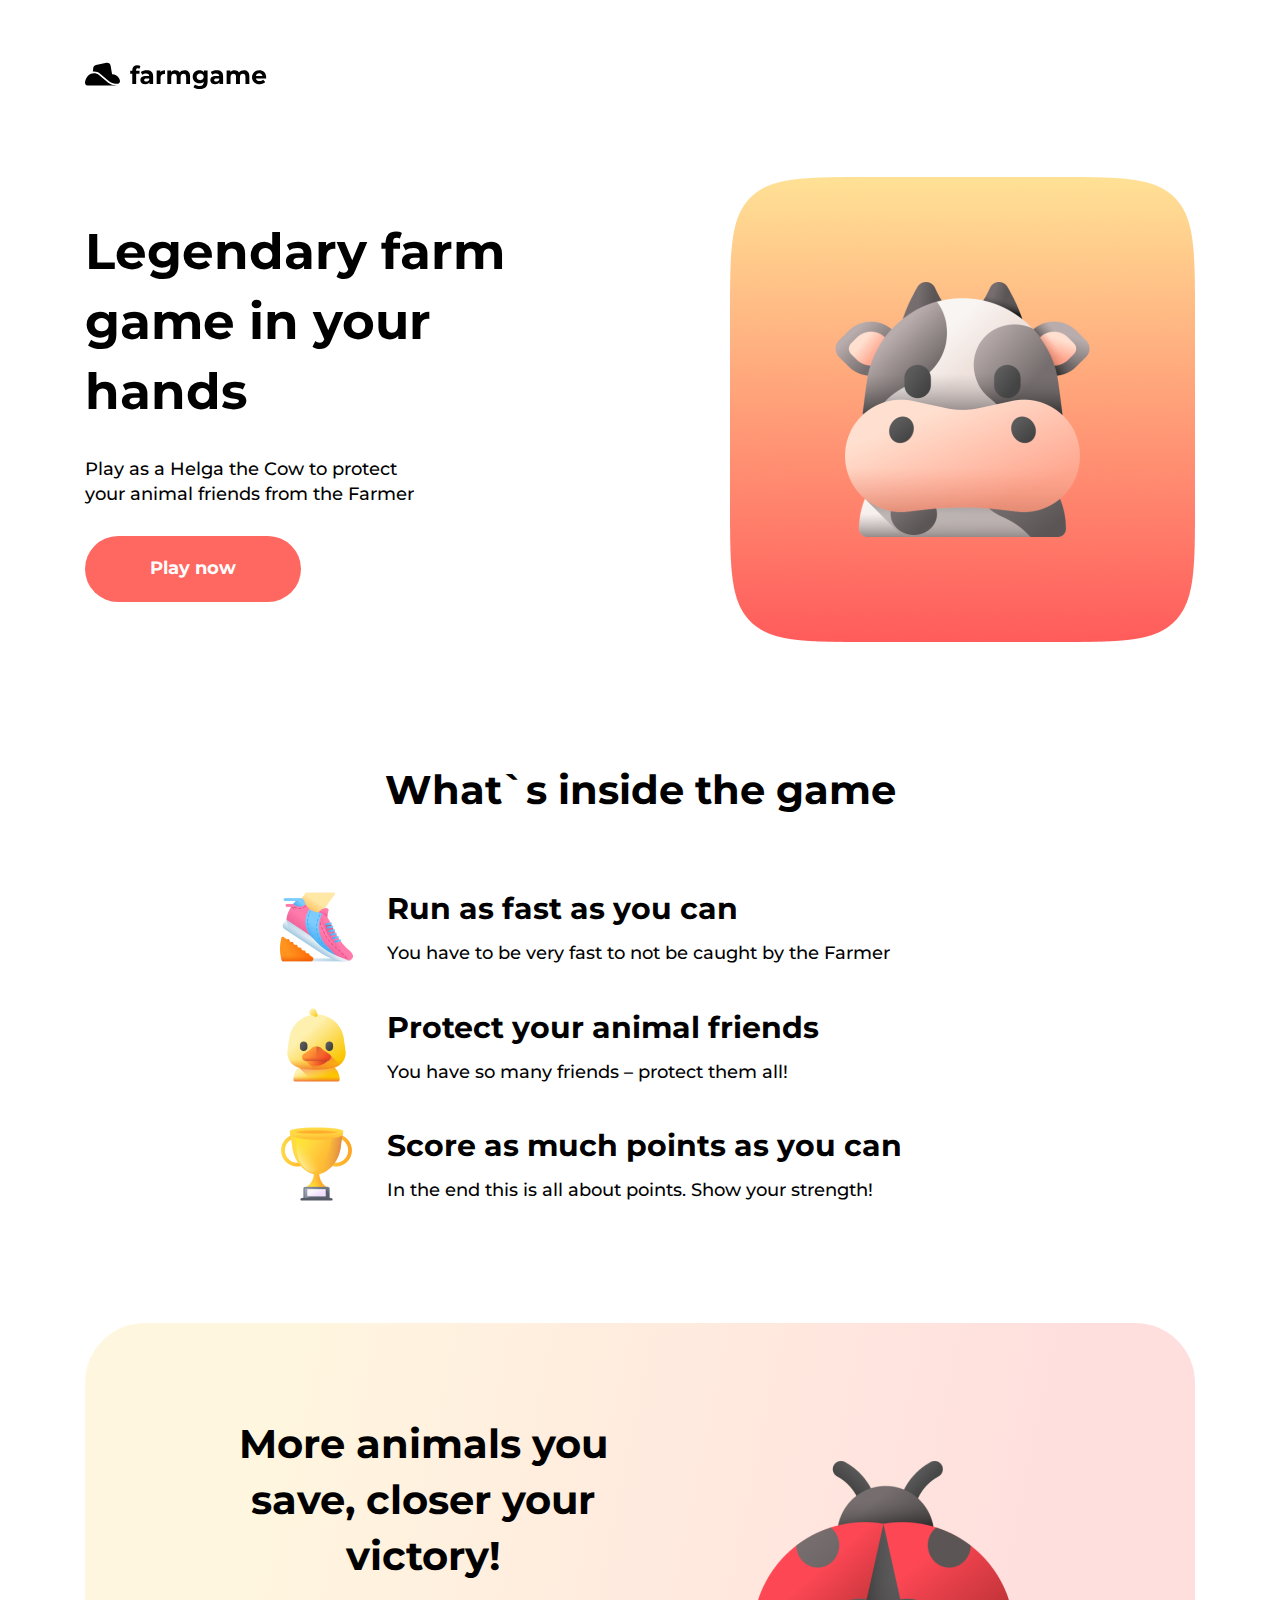
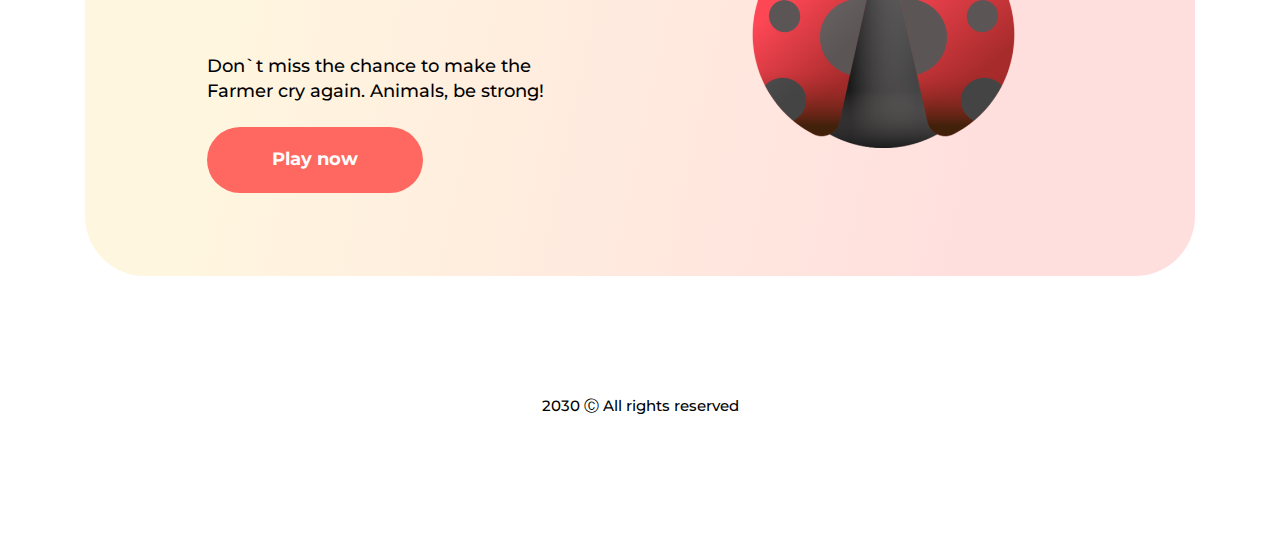
<file: index.html>
<!DOCTYPE html>
<html lang="en">
<head>
    <meta charset="UTF-8">
    <meta http-equiv="X-UA-Compatible" content="IE=edge">
    <meta name="viewport" content="width=device-width, initial-scale=1.0">
    <link rel="icon" type="image/x-icon" href="img/cow.png">
    <link rel="preconnect" href="https://fonts.googleapis.com">
    <link rel="preconnect" href="https://fonts.gstatic.com" crossorigin>
    <link href="https://fonts.googleapis.com/css2?family=Montserrat:wght@500;700&display=swap" rel="stylesheet">
    <link rel="stylesheet" href="css/main.css">
    <title>farmgame</title>
</head>
<body>
    <header class="header" id="header">
        <div class="container">
            <a href="#" class="logo">
                <img src="img/logo.svg" alt="farmgame">
            </a>
            <div class="wrapper">
                <div class="farm-text">
                    <h1>Legendary farm game in your hands</h1>
                    <p class="intro">Play as a Helga the Cow to protect<br>your animal friends from the Farmer</p>
                    <a href="#" class="button">Play now</a>
                </div>
                <img src="img/cow.png" alt="Cow">
            </div>
        </div>
    </header>
    <section class="features" id="features">
        <div class="container">
            <h2>What`s inside the game</h2>
            <div class="features-container">
                <div class="feature">
                    <img src="img/run.png" alt="run">
                    <div class="feature-wrap">
                        <h3 class="feature-title">Run as fast as you can</h3>
                        <p class="feature-text">You have to be very fast to not be caught by the Farmer</p>
                    </div>
                </div>
                <div class="feature">
                    <img src="img/duck.png" alt="duck">
                    <div class="feature-wrap">
                        <h3 class="feature-title">Protect your animal friends</h3>
                        <p class="feature-text">You have so many friends – protect them all!</p>
                    </div>
                </div>
                <div class="feature">
                    <img src="img/cup.png" alt="cup">
                    <div class="feature-wrap">
                        <h3 class="feature-title">Score as much points as you can</h3>
                        <p class="feature-text">In the end this is all about points. Show your strength!</p>
                    </div>
                </div>
            </div>
        </div>
    </section>
    <section class="action" id="action">
        <div class="container">
            <div class="action-wrap">
                <div class="hero-text">
                    <h2>More animals you save, closer your victory!</h2>
                    <p class="intro">Don`t miss the chance to make the Farmer cry again. Animals, be strong!</p>
                    <a href="#" class="button">Play now</a>
                </div>
                <img src="img/ladybug.png" alt="ladybug">
            </div>
        </div>
    </section>
    <footer class="footer" id="footer">
        <div class="container">
            <p class="credits">2030 Ⓒ All rights reserved</p>
        </div>
    </footer>
</body>
</html>
</file>
<file: css/main.css>
body {
    font-family: 'Montserrat', sans-serif;
    color: black;
    font-size: 18px;
    font-weight: 500;
    margin: 0;
    padding: 0;
}
* {
    box-sizing: border-box;
}

.container {
    max-width: 1110px;
    margin: 0 auto;
}

section {
    padding-top: 120px;
}

p {
    line-height: 1.37em;
    margin: 0;
}

h1, h2, h3, h4, h5, h6 {
    font-weight: 700;
    line-height: 1.4em;
    margin: 0;
}

.header {
    padding-top: 60px;
}

.logo {
    max-width: 145px;
    display: block;
}

h1 {
    font-size: 50px;
}

h2 {
    font-size: 40px;
    text-align: center;
    margin-bottom: 70px;
}

.image {
    width: 465px;
}

.intro {
    font-size: 18px;
    margin: 30px 0;
}

.button {
    background: #FF6861;
    border-radius: 100px;
    font-size: 18px;
    color: #fff;
    text-decoration: none;
    padding: 22px 0;
    font-weight: 700;
    line-height: 1.19em;
    display: block;
    width: 216px;
    text-align: center;
    transition: all 0.5s ease;
}

.button:hover {
    background: rgb(41, 41, 41);
}

.farm-text {
    width: 465px;
}

.farm-text h2 {
    text-align:left;
    margin-bottom: 0;
}

.action-wrap .hero-text {
    width: 432px;
}

.action-wrap .intro {
    margin: 24px 0;
    width: 371px;
}

.wrapper {
    display: flex;
    align-items: center;
    justify-content: space-between;
    margin-top: 82px;
}

.features-container {
    width: 720px;
    display: flex;
    flex-direction: column;
    gap: 41px;
    margin: 0 auto
}

.feature {
    display: flex;
    gap: 34px;
    align-items: center;
}

.feature-digit {
    font-weight: 700;
    font-size: 20px;
    line-height: 1.37em;
    border: 1px solid #000000;
    border-radius: 20px;
    width: 77px;
    height: 77px;
    display: flex;
    align-items: center;
    justify-content: center;
    transition: all 0.5s ease;
}

.feature:hover .feature-digit {
    background: #000;
    color: #fff;
}

.feature-title {
    font-size: 30px;
    margin-bottom: 11px;
}

.action-wrap {
    background: linear-gradient(102deg, #FFF6DF 17.38%, #FFDFDE 81.25%);
    border-radius: 60px;
    display: flex;
    align-items: center;
    padding: 93px 168px 83px 122px;
    gap: 101px;
    justify-content: center;
}

.credits {
    font-size: 15px;
    text-align: center;
}

.footer {
    padding: 120px 0;
}
</file>
